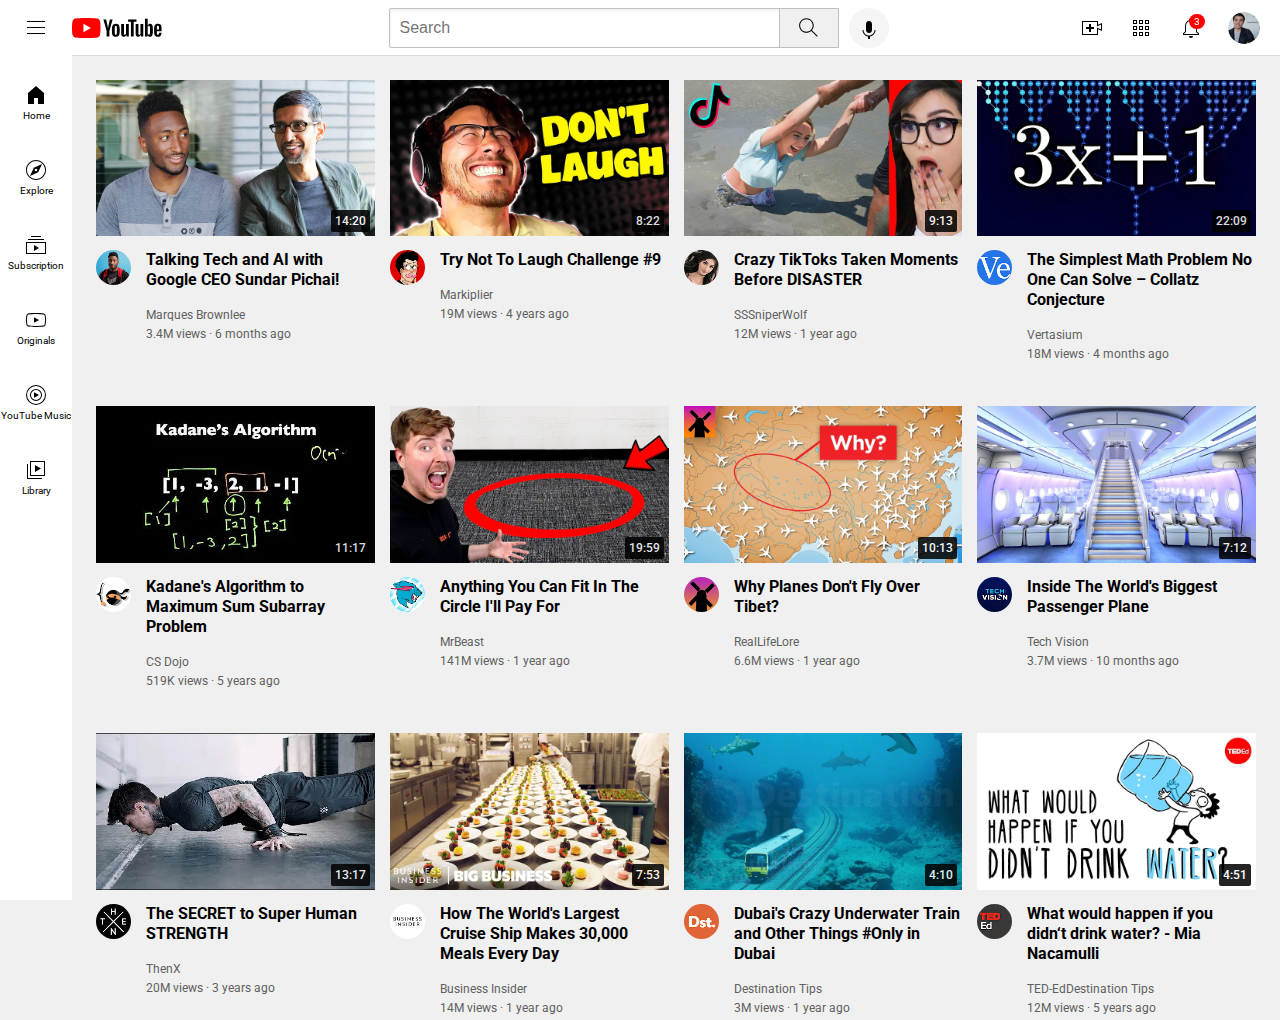
<file: index.html>
<!DOCTYPE html>
<html>
  <head>
    <title>Youtube Clone.com</title>

    <link rel="preconnect" href="https://fonts.googleapis.com">
    <link rel="preconnect" href="https://fonts.gstatic.com" crossorigin>
    <link href="https://fonts.googleapis.com/css2?family=Montserrat&family=Roboto:wght@400;500;700&display=swap" rel="stylesheet">

    <link rel="stylesheet" href="styles/general.css">
    <link rel="stylesheet" href="styles/header.css">
    <link rel="stylesheet" href="styles/video.css">
    <link rel="stylesheet" href="styles/sidebar.css">

  </head>
  <body>
    <header class="header">
      <div class="left-section">
        <img class="hamburger-menu" src="svg-icon/top/hamburger-menu.svg">
        <img class="youtube-logo" src="svg-icon/top/youtube-logo.svg">
      </div>
      <div class="middle-section">
        <input class="search-bar" type="search-bar" placeholder="Search">
          <button class="search-button">
            <img class="search-icon" src="svg-icon/top/search.svg">
            <div class="tool-tip">Search</div>
          </button>
          <button class="voice-search">
            <img class="voice-icon" src="svg-icon/top/voice-search-icon.svg">
            <div class="tool-tip">Search with your voice</div>
          </button>
        </div>
      <div class="right-section">
        <div class="upload-icon-container">
          <img class="upload-icon" src="svg-icon/top/upload.svg">
          <div class="tool-tip">Create</div>
        </div>
        <div class="youtube-app-container">
          <img class="youtube-app-icon" src="svg-icon/top/youtube-apps.svg">
          <div class="tool-tip">YouTube Apps</div>
        </div>
        <div class="notif-icon-container">
          <img class="notifications-icon" src="svg-icon/top/notifications.svg">
          <div class="tool-tip">Notifications</div>
          <div class="notif-count">
            3
          </div>
        </div>
        <img class="current-user-picture" src="thumbnails/my-channel.jpeg">  
      </div>
    </header>

    <nav class="side-bar">
      <div class="side-bar-link">
        <img src="svg-icon/home.svg">
        <div>
          Home
        </div>
      </div>
      <div class="side-bar-link">
        <img src="svg-icon/explore.svg">
        <div>
          Explore
        </div>
      </div>
      <div class="side-bar-link">
        <img src="svg-icon/subscriptions.svg">
        <div>
          Subscription
        </div>
      </div>
      <div class="side-bar-link">
        <img src="svg-icon/originals.svg">
        <div>
          Originals
        </div>
      </div>
      <div class="side-bar-link">
        <img src="svg-icon/youtube-music.svg">
        <div>
          YouTube Music
        </div>
      </div>
      <div class="side-bar-link">
        <img src="svg-icon/library.svg">
        <div>
          Library
        </div>
      </div>
    </nav>

    <main>
      <section class="video-grid">
        <div class="video">
          <div class="thumbnail">
            <a href="https://www.youtube.com/watch?v=n2RNcPRtAiY">
              <img class="video-thumbnail" src="thumbnails/thumbnail-1.webp">
            </a>
            <div class="video-time">
              14:20
            </div>
          </div>
          <div class="video-info-grid">
          <div class="channel-picture">
            <a href="https://www.youtube.com/c/mkbhd">
              <img class="channel-avatar" src="thumbnails/channel-avatar.jpeg">
            </a>
          </div>
          <div class="thumbnail-info">
            <a href="https://www.youtube.com/watch?v=n2RNcPRtAiY">
              <p class="video-title">
                Talking Tech and AI with Google CEO Sundar Pichai!
              </p>
            </a>
            <a href="https://www.youtube.com/c/mkbhd">
              <p class="video-author">
                Marques Brownlee
              </p>
            </a>
            <p class="video-stats">
              3.4M views &#183; 6 months ago
            </p>
          </div>
          </div>
          </div>
          <div class="video">
            <div class="thumbnail">
              <a href="https://www.youtube.com/watch?v=mP0RAo9SKZk">
                <img class="video-thumbnail" src="thumbnails/thumbnail2.webp">
              </a>
              <div class="video-time">
                8:22
              </div>
            </div>
            <div class="video-info-grid">
            <div class="channel-picture">
              <a href="https://www.youtube.com/c/markiplier">
                <img class="channel-avatar" src="thumbnails/channelavatar-2.jpeg">
              </a>
            </div>
            <div class="thumbnail-info">
              <a href="https://www.youtube.com/watch?v=mP0RAo9SKZk">
                <p class="video-title">
                  Try Not To Laugh Challenge #9
                </p>
              </a>
              <a href="https://www.youtube.com/c/markiplier">
                <p class="video-author">
                  Markiplier
                </p>
              </a>
              <p class="video-stats">
                19M views &#183; 4 years ago
              </p>
            </div>
            </div>
            </div>
            <div class="video">
              <div class="thumbnail">
                <a href="https://www.youtube.com/watch?v=FgjPQQeTh1w">
                  <img class="video-thumbnail" src="thumbnails/thumbnail-3.webp">
                </a>
                <div class="video-time">
                  9:13
                </div>
              </div>
              <div class="video-info-grid">
              <div class="channel-picture">
                <a href="https://www.youtube.com/user/SSSniperWolf">
                  <img class="channel-avatar" src="thumbnails/channel-3.jpeg">
                </a>
              </div>
              <div class="thumbnail-info">
                <a href="https://www.youtube.com/watch?v=FgjPQQeTh1w">
                  <p class="video-title">
                    Crazy TikToks Taken Moments Before DISASTER
                  </p>
                </a>
                <a href="https://www.youtube.com/user/SSSniperWolf"> 
                  <p class="video-author">
                    SSSniperWolf
                  </p>
                </a>
                <p class="video-stats">
                  12M views &#183; 1 year ago
                </p>
              </div>
              </div>
              </div>
              <div class="video">
                <div class="thumbnail">
                  <a href="https://www.youtube.com/watch?v=094y1Z2wpJg">
                    <img class="video-thumbnail" src="thumbnails/thumbnail-4.webp">
                  </a>
                  <div class="video-time">
                    22:09
                  </div>
                </div>
                <div class="video-info-grid">
                <div class="channel-picture">
                  <a href="https://www.youtube.com/@veritasium">
                    <img class="channel-avatar" src="thumbnails/channel-4.jpeg">
                  </a>
                </div>
                <div class="thumbnail-info">
                  <a href="https://www.youtube.com/watch?v=094y1Z2wpJg">
                    <p class="video-title">
                      The Simplest Math Problem No One Can Solve &ndash; Collatz Conjecture
                    </p>
                  </a>
                  <a href="https://www.youtube.com/@veritasium">
                    <p class="video-author">
                      Vertasium
                    </p>
                  </a>
                  <p class="video-stats">
                    18M views &#183; 4 months ago
                  </p>
                </div>
                </div>
                </div>
                <div class="video">
                  <div class="thumbnail">
                    <a href="https://www.youtube.com/watch?v=86CQq3pKSUw">
                      <img class="video-thumbnail" src="thumbnails/thumbnail-5.webp">
                    </a>
                    <div class="video-time">
                      11:17
                    </div>
                  </div>
                  <div class="video-info-grid">
                  <div class="channel-picture">
                    <a href="https://www.youtube.com/@CSDojo">
                      <img class="channel-avatar" src="thumbnails/channel-5.jpeg">
                    </a>
                  </div>
                  <div class="thumbnail-info">
                    <a href="https://www.youtube.com/watch?v=86CQq3pKSUw">
                      <p class="video-title">
                        Kadane's Algorithm to Maximum Sum Subarray Problem
                      </p>
                    </a>
                    <a href="https://www.youtube.com/@CSDojo">
                      <p class="video-author">
                        CS Dojo
                      </p>
                    </a>
                    <p class="video-stats">
                      519K views &#183; 5 years ago
                    </p>
                  </div>
                  </div>
                  </div>
                  <div class="video">
                    <div class="thumbnail">
                      <a href="https://www.youtube.com/watch?v=yXWw0_UfSFg">
                        <img class="video-thumbnail" src="thumbnails/thumbnail-6.webp">
                      </a>
                        <div class="video-time">
                          19:59
                      </div>
                    </div>
                    <div class="video-info-grid">
                    <div class="channel-picture">
                      <a href="https://www.youtube.com/@MrBeast">
                        <img class="channel-avatar" src="thumbnails/channel-6.jpeg">
                      </a>
                    </div>
                    <div class="thumbnail-info">
                      <a href="https://www.youtube.com/watch?v=yXWw0_UfSFg">
                        <p class="video-title">
                          Anything You Can Fit In The Circle I'll Pay For
                        </p>
                      </a>
                      <a href="https://www.youtube.com/@MrBeast">
                        <p class="video-author">
                          MrBeast
                        </p>
                      </a>
                      <p class="video-stats">
                        141M views &#183; 1 year ago
                      </p>
                    </div>
                    </div>
                    </div>
                    <div class="video">
                      <div class="thumbnail">
                        <a href="https://www.youtube.com/watch?v=fNVa1qMbF9Y">
                          <img class="video-thumbnail" src="thumbnails/thumbnail-7.webp">
                        </a>
                        <div class="video-time">
                          10:13
                        </div>
                      </div>
                      <div class="video-info-grid">
                      <div class="channel-picture">
                        <a href="https://www.youtube.com/@RealLifeLore">
                          <img class="channel-avatar" src="thumbnails/channel-7.jpeg">
                        </a>
                        </div>
                      <div class="thumbnail-info">
                        <a href="https://www.youtube.com/watch?v=fNVa1qMbF9Y">
                          <p class="video-title">
                            Why Planes Don't Fly Over  Tibet?
                          </p>
                        </a>
                        <a href="https://www.youtube.com/@RealLifeLore">
                          <p class="video-author">
                            RealLifeLore
                          </p>
                        </a>
                        <p class="video-stats">
                          6.6M views &#183; 1 year ago
                        </p>
                      </div>
                      </div>
                      </div>
                      <div class="video">
                        <div class="thumbnail">
                          <a href="https://www.youtube.com/watch?v=lFm4EM1juls">
                            <img class="video-thumbnail" src="thumbnails/thumbnail-8.webp">
                          </a>
                          <div class="video-time">
                            7:12
                          </div>
                        </div>
                        <div class="video-info-grid">
                        <div class="channel-picture">
                          <a href="https://www.youtube.com/channel/UCHAK6CyegY22Zj2GWrcaIxg">
                            <img class="channel-avatar" src="thumbnails/channel-8.jpeg">
                          </a>
                        </div>
                        <div class="thumbnail-info">
                          <a href="https://www.youtube.com/watch?v=lFm4EM1juls">
                            <p class="video-title">
                              Inside The World's Biggest Passenger Plane
                            </p>
                          </a>
                          <a href="https://www.youtube.com/channel/UCHAK6CyegY22Zj2GWrcaIxg">
                            <p class="video-author">
                              Tech Vision
                            </p>
                          </a>
                          <p class="video-stats">
                            3.7M views &#183; 10 months ago
                          </p>
                        </div>
                        </div>
                        </div>
                        <div class="video">
                          <div class="thumbnail">
                            <a href="https://www.youtube.com/watch?v=ixmxOlcrlUc">
                              <img class="video-thumbnail" src="thumbnails/thumbnail-9.webp">
                            </a>
                            <div class="video-time">
                              13:17
                            </div>
                          </div>
                          <div class="video-info-grid">
                          <div class="channel-picture">
                            <a href="https://www.youtube.com/@OFFICIALTHENXSTUDIOS">
                              <img class="channel-avatar" src="thumbnails/channel-9.jpeg">
                            </a>
                          </div>
                          <div class="thumbnail-info">
                            <a href="https://www.youtube.com/watch?v=ixmxOlcrlUc">
                            <p class="video-title">
                              The SECRET to Super Human STRENGTH
                            </p>
                            </a>
                            <a href="https://www.youtube.com/@OFFICIALTHENXSTUDIOS">
                              <p class="video-author">
                                ThenX
                              </p>
                            </a>
                            <p class="video-stats">
                              20M views &#183; 3 years ago
                            </p>
                          </div>
                          </div>
                          </div>
                          <div class="video">
                            <div class="thumbnail">
                              <a href="https://www.youtube.com/watch?v=R2vXbFp5C9o">
                                <img class="video-thumbnail" src="thumbnails/thumbnail-10.webp">
                              </a>
                              <div class="video-time">
                                7:53
                              </div>
                            </div>
                            <div class="video-info-grid">
                            <div class="channel-picture">
                              <a href="https://www.youtube.com/user/businessinsider">
                                <img class="channel-avatar" src="thumbnails/channel-10.jpeg">
                              </a>
                            </div>
                            <div class="thumbnail-info">
                              <a href="https://www.youtube.com/watch?v=R2vXbFp5C9o">
                                <p class="video-title">
                                  How The World's Largest Cruise Ship Makes 30,000 Meals Every Day
                                </p>
                              </a>
                              <a href="https://www.youtube.com/user/businessinsider">
                                <p class="video-author">
                                  Business Insider
                                </p>
                              </a>
                              <p class="video-stats">
                                14M views &#183; 1 year ago
                              </p>
                            </div>
                            </div>
                            </div>
                            <div class="video">
                              <div class="thumbnail">
                                <a href="https://www.youtube.com/watch?v=0nZuYyXET3s">
                                  <img class="video-thumbnail" src="thumbnails/thumbnail-11.webp">
                                </a>
                                <div class="video-time">
                                  4:10
                                </div>
                              </div>
                              <div class="video-info-grid">
                              <div class="channel-picture">
                                <a href="https://www.youtube.com/@Destinationtips">
                                  <img class="channel-avatar" src="thumbnails/channel-11.jpeg">
                                </a>
                              </div>
                              <div class="thumbnail-info">
                                <a href="https://www.youtube.com/watch?v=0nZuYyXET3s">
                                  <p class="video-title">
                                    Dubai's Crazy Underwater Train and Other Things #Only in Dubai
                                  </p>
                                </a>
                                <a href="https://www.youtube.com/@Destinationtips">
                                  <p class="video-author">
                                    Destination Tips
                                  </p>
                                </a>
                                <p class="video-stats">
                                  3M views &#183; 1 year ago
                                </p>
                              </div>
                              </div>
                              </div>
                              <div class="video">
                                <div class="thumbnail">
                                  <a href="https://www.youtube.com/watch?v=9iMGFqMmUFs">
                                    <img class="video-thumbnail" src="thumbnails/thumbnail-12.webp">
                                  </a>
                                  <div class="video-time">
                                    4:51
                                  </div>
                                </div>
                                <div class="video-info-grid"> 
                                <div class="channel-picture">
                                  <a href="">
                                    <img class="channel-avatar" src="thumbnails/channel-12.jpeg">
                                  </a>
                                </div>
                                <div class="thumbnail-info">
                                  <a href="https://www.youtube.com/watch?v=9iMGFqMmUFs">
                                    <p class="video-title">
                                      What would happen if you didn&#8216;t drink water? - Mia Nacamulli
                                    </p>
                                  </a>
                                  <a href="https://www.youtube.com/@TEDEd">
                                    <p class="video-author">
                                      TED-EdDestination Tips
                                    </p>
                                  </a>
                                  <p class="video-stats">
                                    12M views &#183; 5 years ago
                                  </p>
                                </div>
                                </div>
                                </div>
                              </section>
    </main>
  </body>
</html>
</file>
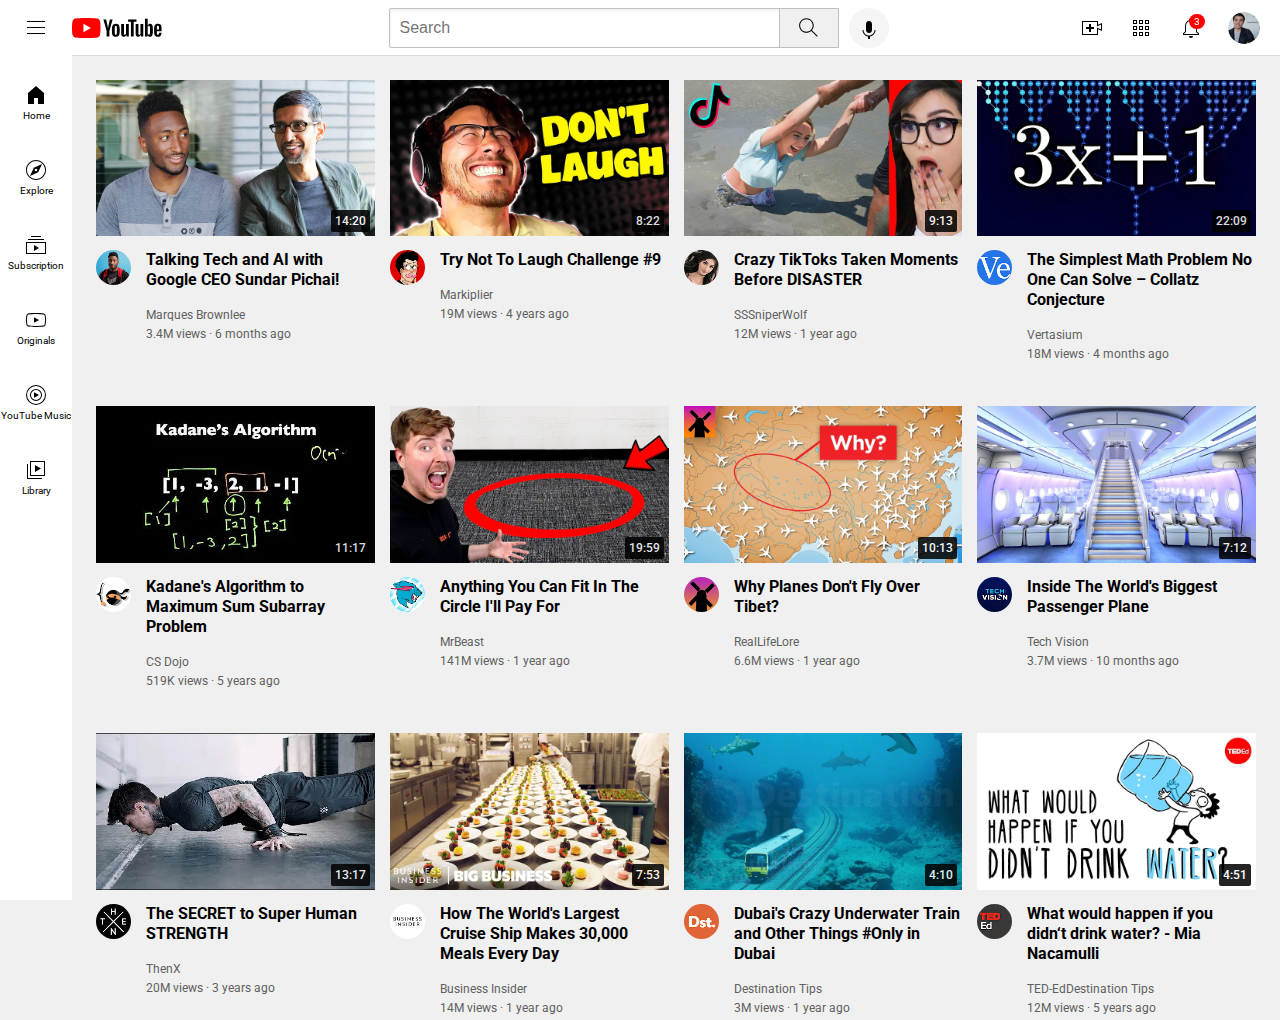
<file: youtube.html>
<!DOCTYPE html>
<html>
  <head>
    <title>Youtube Clone.com</title>

    <link rel="preconnect" href="https://fonts.googleapis.com">
    <link rel="preconnect" href="https://fonts.gstatic.com" crossorigin>
    <link href="https://fonts.googleapis.com/css2?family=Montserrat&family=Roboto:wght@400;500;700&display=swap" rel="stylesheet">

    <link rel="stylesheet" href="styles/general.css">
    <link rel="stylesheet" href="styles/header.css">
    <link rel="stylesheet" href="styles/video.css">
    <link rel="stylesheet" href="styles/sidebar.css">

  </head>
  <body>
    <header class="header">
      <div class="left-section">
        <img class="hamburger-menu" src="svg-icon/top/hamburger-menu.svg">
        <img class="youtube-logo" src="svg-icon/top/youtube-logo.svg">
      </div>
      <div class="middle-section">
        <input class="search-bar" type="search-bar" placeholder="Search">
          <button class="search-button">
            <img class="search-icon" src="svg-icon/top/search.svg">
            <div class="tool-tip">Search</div>
          </button>
          <button class="voice-search">
            <img class="voice-icon" src="svg-icon/top/voice-search-icon.svg">
            <div class="tool-tip">Search with your voice</div>
          </button>
        </div>
      <div class="right-section">
        <div class="upload-icon-container">
          <img class="upload-icon" src="svg-icon/top/upload.svg">
          <div class="tool-tip">Create</div>
        </div>
        <div class="youtube-app-container">
          <img class="youtube-app-icon" src="svg-icon/top/youtube-apps.svg">
          <div class="tool-tip">YouTube Apps</div>
        </div>
        <div class="notif-icon-container">
          <img class="notifications-icon" src="svg-icon/top/notifications.svg">
          <div class="tool-tip">Notifications</div>
          <div class="notif-count">
            3
          </div>
        </div>
        <img class="current-user-picture" src="thumbnails/my-channel.jpeg">  
      </div>
    </header>

    <nav class="side-bar">
      <div class="side-bar-link">
        <img src="svg-icon/home.svg">
        <div>
          Home
        </div>
      </div>
      <div class="side-bar-link">
        <img src="svg-icon/explore.svg">
        <div>
          Explore
        </div>
      </div>
      <div class="side-bar-link">
        <img src="svg-icon/subscriptions.svg">
        <div>
          Subscription
        </div>
      </div>
      <div class="side-bar-link">
        <img src="svg-icon/originals.svg">
        <div>
          Originals
        </div>
      </div>
      <div class="side-bar-link">
        <img src="svg-icon/youtube-music.svg">
        <div>
          YouTube Music
        </div>
      </div>
      <div class="side-bar-link">
        <img src="svg-icon/library.svg">
        <div>
          Library
        </div>
      </div>
    </nav>

    <main>
      <section class="video-grid">
        <div class="video">
          <div class="thumbnail">
            <a href="https://www.youtube.com/watch?v=n2RNcPRtAiY">
              <img class="video-thumbnail" src="thumbnails/thumbnail-1.webp">
            </a>
            <div class="video-time">
              14:20
            </div>
          </div>
          <div class="video-info-grid">
          <div class="channel-picture">
            <a href="https://www.youtube.com/c/mkbhd">
              <img class="channel-avatar" src="thumbnails/channel-avatar.jpeg">
            </a>
          </div>
          <div class="thumbnail-info">
            <a href="https://www.youtube.com/watch?v=n2RNcPRtAiY">
              <p class="video-title">
                Talking Tech and AI with Google CEO Sundar Pichai!
              </p>
            </a>
            <a href="https://www.youtube.com/c/mkbhd">
              <p class="video-author">
                Marques Brownlee
              </p>
            </a>
            <p class="video-stats">
              3.4M views &#183; 6 months ago
            </p>
          </div>
          </div>
          </div>
          <div class="video">
            <div class="thumbnail">
              <a href="https://www.youtube.com/watch?v=mP0RAo9SKZk">
                <img class="video-thumbnail" src="thumbnails/thumbnail2.webp">
              </a>
              <div class="video-time">
                8:22
              </div>
            </div>
            <div class="video-info-grid">
            <div class="channel-picture">
              <a href="https://www.youtube.com/c/markiplier">
                <img class="channel-avatar" src="thumbnails/channelavatar-2.jpeg">
              </a>
            </div>
            <div class="thumbnail-info">
              <a href="https://www.youtube.com/watch?v=mP0RAo9SKZk">
                <p class="video-title">
                  Try Not To Laugh Challenge #9
                </p>
              </a>
              <a href="https://www.youtube.com/c/markiplier">
                <p class="video-author">
                  Markiplier
                </p>
              </a>
              <p class="video-stats">
                19M views &#183; 4 years ago
              </p>
            </div>
            </div>
            </div>
            <div class="video">
              <div class="thumbnail">
                <a href="https://www.youtube.com/watch?v=FgjPQQeTh1w">
                  <img class="video-thumbnail" src="thumbnails/thumbnail-3.webp">
                </a>
                <div class="video-time">
                  9:13
                </div>
              </div>
              <div class="video-info-grid">
              <div class="channel-picture">
                <a href="https://www.youtube.com/user/SSSniperWolf">
                  <img class="channel-avatar" src="thumbnails/channel-3.jpeg">
                </a>
              </div>
              <div class="thumbnail-info">
                <a href="https://www.youtube.com/watch?v=FgjPQQeTh1w">
                  <p class="video-title">
                    Crazy TikToks Taken Moments Before DISASTER
                  </p>
                </a>
                <a href="https://www.youtube.com/user/SSSniperWolf"> 
                  <p class="video-author">
                    SSSniperWolf
                  </p>
                </a>
                <p class="video-stats">
                  12M views &#183; 1 year ago
                </p>
              </div>
              </div>
              </div>
              <div class="video">
                <div class="thumbnail">
                  <a href="https://www.youtube.com/watch?v=094y1Z2wpJg">
                    <img class="video-thumbnail" src="thumbnails/thumbnail-4.webp">
                  </a>
                  <div class="video-time">
                    22:09
                  </div>
                </div>
                <div class="video-info-grid">
                <div class="channel-picture">
                  <a href="https://www.youtube.com/@veritasium">
                    <img class="channel-avatar" src="thumbnails/channel-4.jpeg">
                  </a>
                </div>
                <div class="thumbnail-info">
                  <a href="https://www.youtube.com/watch?v=094y1Z2wpJg">
                    <p class="video-title">
                      The Simplest Math Problem No One Can Solve &ndash; Collatz Conjecture
                    </p>
                  </a>
                  <a href="https://www.youtube.com/@veritasium">
                    <p class="video-author">
                      Vertasium
                    </p>
                  </a>
                  <p class="video-stats">
                    18M views &#183; 4 months ago
                  </p>
                </div>
                </div>
                </div>
                <div class="video">
                  <div class="thumbnail">
                    <a href="https://www.youtube.com/watch?v=86CQq3pKSUw">
                      <img class="video-thumbnail" src="thumbnails/thumbnail-5.webp">
                    </a>
                    <div class="video-time">
                      11:17
                    </div>
                  </div>
                  <div class="video-info-grid">
                  <div class="channel-picture">
                    <a href="https://www.youtube.com/@CSDojo">
                      <img class="channel-avatar" src="thumbnails/channel-5.jpeg">
                    </a>
                  </div>
                  <div class="thumbnail-info">
                    <a href="https://www.youtube.com/watch?v=86CQq3pKSUw">
                      <p class="video-title">
                        Kadane's Algorithm to Maximum Sum Subarray Problem
                      </p>
                    </a>
                    <a href="https://www.youtube.com/@CSDojo">
                      <p class="video-author">
                        CS Dojo
                      </p>
                    </a>
                    <p class="video-stats">
                      519K views &#183; 5 years ago
                    </p>
                  </div>
                  </div>
                  </div>
                  <div class="video">
                    <div class="thumbnail">
                      <a href="https://www.youtube.com/watch?v=yXWw0_UfSFg">
                        <img class="video-thumbnail" src="thumbnails/thumbnail-6.webp">
                      </a>
                        <div class="video-time">
                          19:59
                      </div>
                    </div>
                    <div class="video-info-grid">
                    <div class="channel-picture">
                      <a href="https://www.youtube.com/@MrBeast">
                        <img class="channel-avatar" src="thumbnails/channel-6.jpeg">
                      </a>
                    </div>
                    <div class="thumbnail-info">
                      <a href="https://www.youtube.com/watch?v=yXWw0_UfSFg">
                        <p class="video-title">
                          Anything You Can Fit In The Circle I'll Pay For
                        </p>
                      </a>
                      <a href="https://www.youtube.com/@MrBeast">
                        <p class="video-author">
                          MrBeast
                        </p>
                      </a>
                      <p class="video-stats">
                        141M views &#183; 1 year ago
                      </p>
                    </div>
                    </div>
                    </div>
                    <div class="video">
                      <div class="thumbnail">
                        <a href="https://www.youtube.com/watch?v=fNVa1qMbF9Y">
                          <img class="video-thumbnail" src="thumbnails/thumbnail-7.webp">
                        </a>
                        <div class="video-time">
                          10:13
                        </div>
                      </div>
                      <div class="video-info-grid">
                      <div class="channel-picture">
                        <a href="https://www.youtube.com/@RealLifeLore">
                          <img class="channel-avatar" src="thumbnails/channel-7.jpeg">
                        </a>
                        </div>
                      <div class="thumbnail-info">
                        <a href="https://www.youtube.com/watch?v=fNVa1qMbF9Y">
                          <p class="video-title">
                            Why Planes Don't Fly Over  Tibet?
                          </p>
                        </a>
                        <a href="https://www.youtube.com/@RealLifeLore">
                          <p class="video-author">
                            RealLifeLore
                          </p>
                        </a>
                        <p class="video-stats">
                          6.6M views &#183; 1 year ago
                        </p>
                      </div>
                      </div>
                      </div>
                      <div class="video">
                        <div class="thumbnail">
                          <a href="https://www.youtube.com/watch?v=lFm4EM1juls">
                            <img class="video-thumbnail" src="thumbnails/thumbnail-8.webp">
                          </a>
                          <div class="video-time">
                            7:12
                          </div>
                        </div>
                        <div class="video-info-grid">
                        <div class="channel-picture">
                          <a href="https://www.youtube.com/channel/UCHAK6CyegY22Zj2GWrcaIxg">
                            <img class="channel-avatar" src="thumbnails/channel-8.jpeg">
                          </a>
                        </div>
                        <div class="thumbnail-info">
                          <a href="https://www.youtube.com/watch?v=lFm4EM1juls">
                            <p class="video-title">
                              Inside The World's Biggest Passenger Plane
                            </p>
                          </a>
                          <a href="https://www.youtube.com/channel/UCHAK6CyegY22Zj2GWrcaIxg">
                            <p class="video-author">
                              Tech Vision
                            </p>
                          </a>
                          <p class="video-stats">
                            3.7M views &#183; 10 months ago
                          </p>
                        </div>
                        </div>
                        </div>
                        <div class="video">
                          <div class="thumbnail">
                            <a href="https://www.youtube.com/watch?v=ixmxOlcrlUc">
                              <img class="video-thumbnail" src="thumbnails/thumbnail-9.webp">
                            </a>
                            <div class="video-time">
                              13:17
                            </div>
                          </div>
                          <div class="video-info-grid">
                          <div class="channel-picture">
                            <a href="https://www.youtube.com/@OFFICIALTHENXSTUDIOS">
                              <img class="channel-avatar" src="thumbnails/channel-9.jpeg">
                            </a>
                          </div>
                          <div class="thumbnail-info">
                            <a href="https://www.youtube.com/watch?v=ixmxOlcrlUc">
                            <p class="video-title">
                              The SECRET to Super Human STRENGTH
                            </p>
                            </a>
                            <a href="https://www.youtube.com/@OFFICIALTHENXSTUDIOS">
                              <p class="video-author">
                                ThenX
                              </p>
                            </a>
                            <p class="video-stats">
                              20M views &#183; 3 years ago
                            </p>
                          </div>
                          </div>
                          </div>
                          <div class="video">
                            <div class="thumbnail">
                              <a href="https://www.youtube.com/watch?v=R2vXbFp5C9o">
                                <img class="video-thumbnail" src="thumbnails/thumbnail-10.webp">
                              </a>
                              <div class="video-time">
                                7:53
                              </div>
                            </div>
                            <div class="video-info-grid">
                            <div class="channel-picture">
                              <a href="https://www.youtube.com/user/businessinsider">
                                <img class="channel-avatar" src="thumbnails/channel-10.jpeg">
                              </a>
                            </div>
                            <div class="thumbnail-info">
                              <a href="https://www.youtube.com/watch?v=R2vXbFp5C9o">
                                <p class="video-title">
                                  How The World's Largest Cruise Ship Makes 30,000 Meals Every Day
                                </p>
                              </a>
                              <a href="https://www.youtube.com/user/businessinsider">
                                <p class="video-author">
                                  Business Insider
                                </p>
                              </a>
                              <p class="video-stats">
                                14M views &#183; 1 year ago
                              </p>
                            </div>
                            </div>
                            </div>
                            <div class="video">
                              <div class="thumbnail">
                                <a href="https://www.youtube.com/watch?v=0nZuYyXET3s">
                                  <img class="video-thumbnail" src="thumbnails/thumbnail-11.webp">
                                </a>
                                <div class="video-time">
                                  4:10
                                </div>
                              </div>
                              <div class="video-info-grid">
                              <div class="channel-picture">
                                <a href="https://www.youtube.com/@Destinationtips">
                                  <img class="channel-avatar" src="thumbnails/channel-11.jpeg">
                                </a>
                              </div>
                              <div class="thumbnail-info">
                                <a href="https://www.youtube.com/watch?v=0nZuYyXET3s">
                                  <p class="video-title">
                                    Dubai's Crazy Underwater Train and Other Things #Only in Dubai
                                  </p>
                                </a>
                                <a href="https://www.youtube.com/@Destinationtips">
                                  <p class="video-author">
                                    Destination Tips
                                  </p>
                                </a>
                                <p class="video-stats">
                                  3M views &#183; 1 year ago
                                </p>
                              </div>
                              </div>
                              </div>
                              <div class="video">
                                <div class="thumbnail">
                                  <a href="https://www.youtube.com/watch?v=9iMGFqMmUFs">
                                    <img class="video-thumbnail" src="thumbnails/thumbnail-12.webp">
                                  </a>
                                  <div class="video-time">
                                    4:51
                                  </div>
                                </div>
                                <div class="video-info-grid"> 
                                <div class="channel-picture">
                                  <a href="">
                                    <img class="channel-avatar" src="thumbnails/channel-12.jpeg">
                                  </a>
                                </div>
                                <div class="thumbnail-info">
                                  <a href="https://www.youtube.com/watch?v=9iMGFqMmUFs">
                                    <p class="video-title">
                                      What would happen if you didn&#8216;t drink water? - Mia Nacamulli
                                    </p>
                                  </a>
                                  <a href="https://www.youtube.com/@TEDEd">
                                    <p class="video-author">
                                      TED-EdDestination Tips
                                    </p>
                                  </a>
                                  <p class="video-stats">
                                    12M views &#183; 5 years ago
                                  </p>
                                </div>
                                </div>
                                </div>
                              </section>
    </main>
  </body>
</html>
</file>
<file: styles/general.css>
p {
  margin-top: 0;
  margin-bottom: 0;
}

body {
  font-family: Roboto, Arial;
  margin: 0;
  padding-top: 80px;
  padding-left: 96px;
  padding-right: 24px;
  background-color: rgb(240, 240, 240);
}

a {
  text-decoration: none;
  color: black;
}
</file>
<file: styles/header.css>
.header {
  height: 55px;
  display: flex;
  flex-direction: row;
  justify-content: space-between;
  position: fixed;
  top: 0;
  left: 0;
  right: 0;
  background-color: white;
  border-bottom-width: 1px;
  border-bottom-style: solid;
  border-bottom-color: rgb(220, 220, 220);
  z-index: 100;
}

.left-section {
  display: flex;
  align-items: center;
}

.hamburger-menu {
  height: 24px;
  margin-left: 24px;
  margin-right: 24px;
  cursor: pointer;
}

.youtube-logo {
  height: 20px;
  cursor: pointer;
}

.middle-section {
  flex: 1;
  margin-left: 70px;
  margin-right: 35px;
  max-width: 500px;
  display: flex;
  align-items: center;
}

.search-button {
  height: 40px;
  width: 60px;
  background-color: rgb(240,240,240);
  border-width: 1px;
  border-style: solid;
  border-color: rgb(192,192,192);
  margin-left: -1px;
  margin-right: 10px;
  position: relative;
}

.search-button,
.voice-search,
.upload-icon-container,
.youtube-app-container,
.notif-icon-container {
  position: relative;
  display: flex;
  justify-content: center;
  align-items: center;
}

.search-button .tool-tip,
.voice-search .tool-tip,
.upload-icon-container .tool-tip,
.youtube-app-container .tool-tip,
.notif-icon-container .tool-tip {
  position: absolute;
  background-color: rgb(96, 96, 96);
  color: white;
  padding-top: 4px;
  padding-bottom: 4px;
  padding-left: 8px;
  padding-right: 8px;
  border-radius: 2px;
  font-size: 12px;
  opacity: 0;
  bottom: -30px;
  transition: opacity 0.15;
  pointer-events: none;
  white-space: nowrap;
}

.search-button:hover .tool-tip,
.voice-search:hover .tool-tip,
.upload-icon-container:hover .tool-tip,
.youtube-app-container:hover .tool-tip,
.notif-icon-container:hover .tool-tip {
  opacity: 1;
}

.search-icon {
  height: 25px;
}

.voice-search {
  height: 40px;
  width: 40px;
  border-radius: 20px;
  border: none;
  background-color: rgb(245,245,245);
}

.voice-icon {
  height: 24px;
  margin-top: 4px;
}

.search-bar::placeholder {
  font-size: 16px;
}

.search-bar {
  flex: 1;
  height: 36px;
  padding-left: 10px;
  font-size: 16px;
  border: 1px solid rgb(192, 192, 192);
  border-radius: 2px;
  box-shadow: inset 1px 2px 3px rgba(0,0,0,0.05);
  width: 0;
}

.right-section {
  width: 180px;
  display: flex;
  align-items: center;
  justify-content: space-between;
  margin-right: 20px;
  flex-shrink: 0;
}

.upload-icon {
  height: 24px;
}

.youtube-app-icon {
  height: 24px;
}

.notifications-icon {
  height: 24px;
}

.notif-icon-container {
  position: relative;
}

.notif-count {
  font-size: 10px;
  position: absolute;
  top: -2px;
  right: -2px;
  background-color: red;
  color: white;
  padding-top: 2px;
  padding-bottom: 2px;
  padding-left: 5px;
  padding-right: 5px;
  border-radius: 10px;
}

.current-user-picture {
  height: 32px;
  border-radius: 16px;
  cursor: pointer;
}
</file>
<file: styles/video.css>
.video-thumbnail {
  width: 100%
}

.channel-picture {
  width: 34px;
}

.channel-avatar {
  width: 35px;
  border-radius: 50%;
}

.thumbnail {
  margin-bottom: 10px;
  position: relative;
}

.thumbnail-info {
  width: 100%;
}

.video-info-grid {
  display: grid;
  grid-template-columns: 50px 1fr;
}

.video-title {
  font-size: 16px;
  font-weight: 700;
  margin-bottom: 18px;
  line-height: 20px;
}

.video-author,
.video-stats {
  font-size: 12px;
  color: rgb(96, 96, 96);
  margin-bottom: 5px;
}

.video-grid {
  display: grid;
  grid-template-columns: 1fr 1fr 1fr;
  column-gap: 15px;
  row-gap: 40px;
}

@media (max-width: 700px) {
  .video-grid {
    grid-template-columns: 1fr 1fr;
  }
}

@media (max-width: 751px) and (min-width: 999px) {
  .video-grid {
    grid-template-columns: 1fr 1fr 1fr;
  }
}

@media (min-width: 1000px) {
  .video-grid {
    grid-template-columns: 1fr 1fr 1fr 1fr;
  }
}

.video-time {
  font-family: Roboto, Arial;
  font-size: 12px;
  font-weight: 500;
  background-color: black;
  color: white;
  position: absolute;
  bottom: 8px;
  right: 5px;
  border-radius: 2px;
  padding: 4px;
  opacity: 0.85;
}
</file>
<file: styles/sidebar.css>
@media (max-width: 1200px) {
  .side-bar {
    position: fixed;
    left: 0;
    bottom: 0;
    top: 55px;
    background-color: white;
    width: 72px;
    z-index: 200;
    padding-top: 10px;
  }
}

@media (min-width: 1px) {
  .side-bar {
    position: fixed;
    left: 0;
    bottom: 0;
    top: 55px;
    background-color: white;
    width: 72px;
    z-index: 200;
    padding-top: 10px;
  }
}

.side-bar-link {
  height: 74px;
  margin-bottom: 1px;
  display: flex;
  justify-content: center;
  align-items: center;
  flex-direction: column;
  cursor: pointer;
}

.side-bar-link:hover {
  background-color: rgb(220, 220, 220);
}

.side-bar-link img {
  height: 24px;
  margin-bottom: 3px;
}

.side-bar-link div {
  font-size: 10px;
}
</file>
